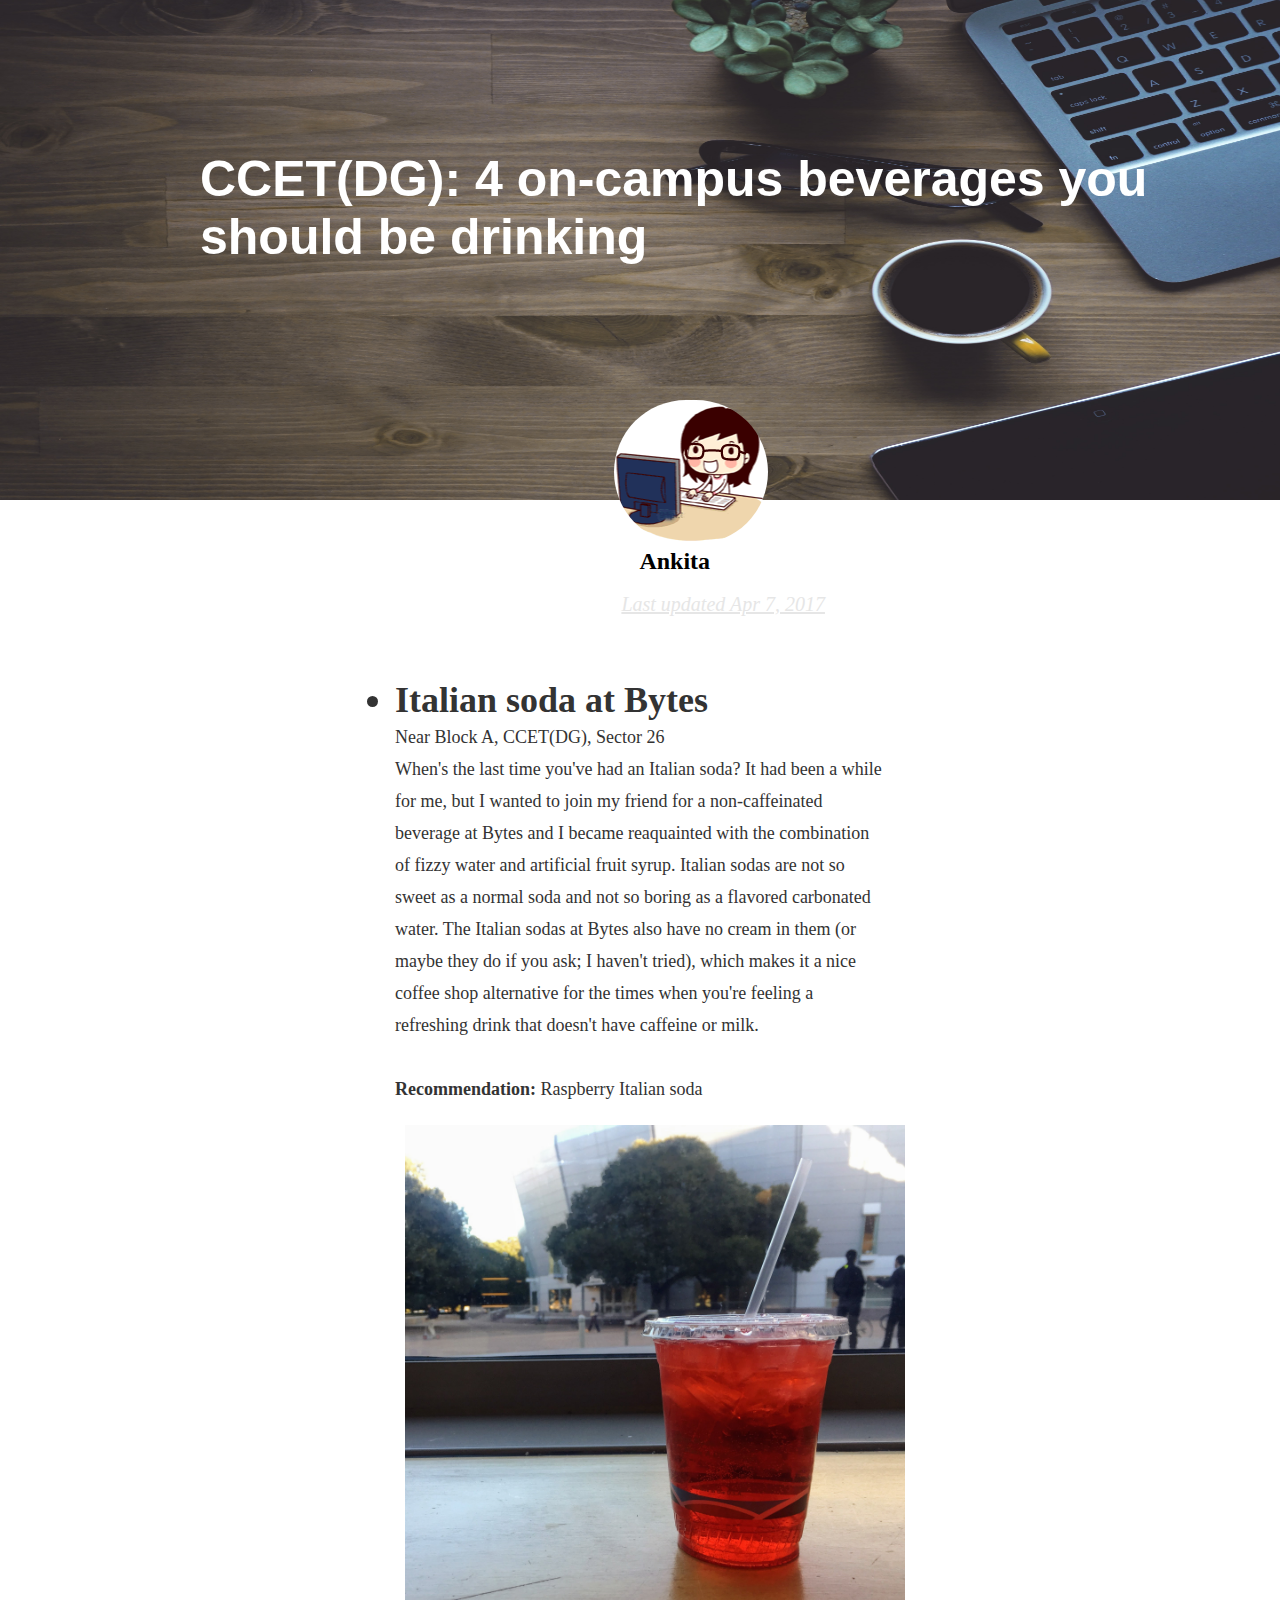
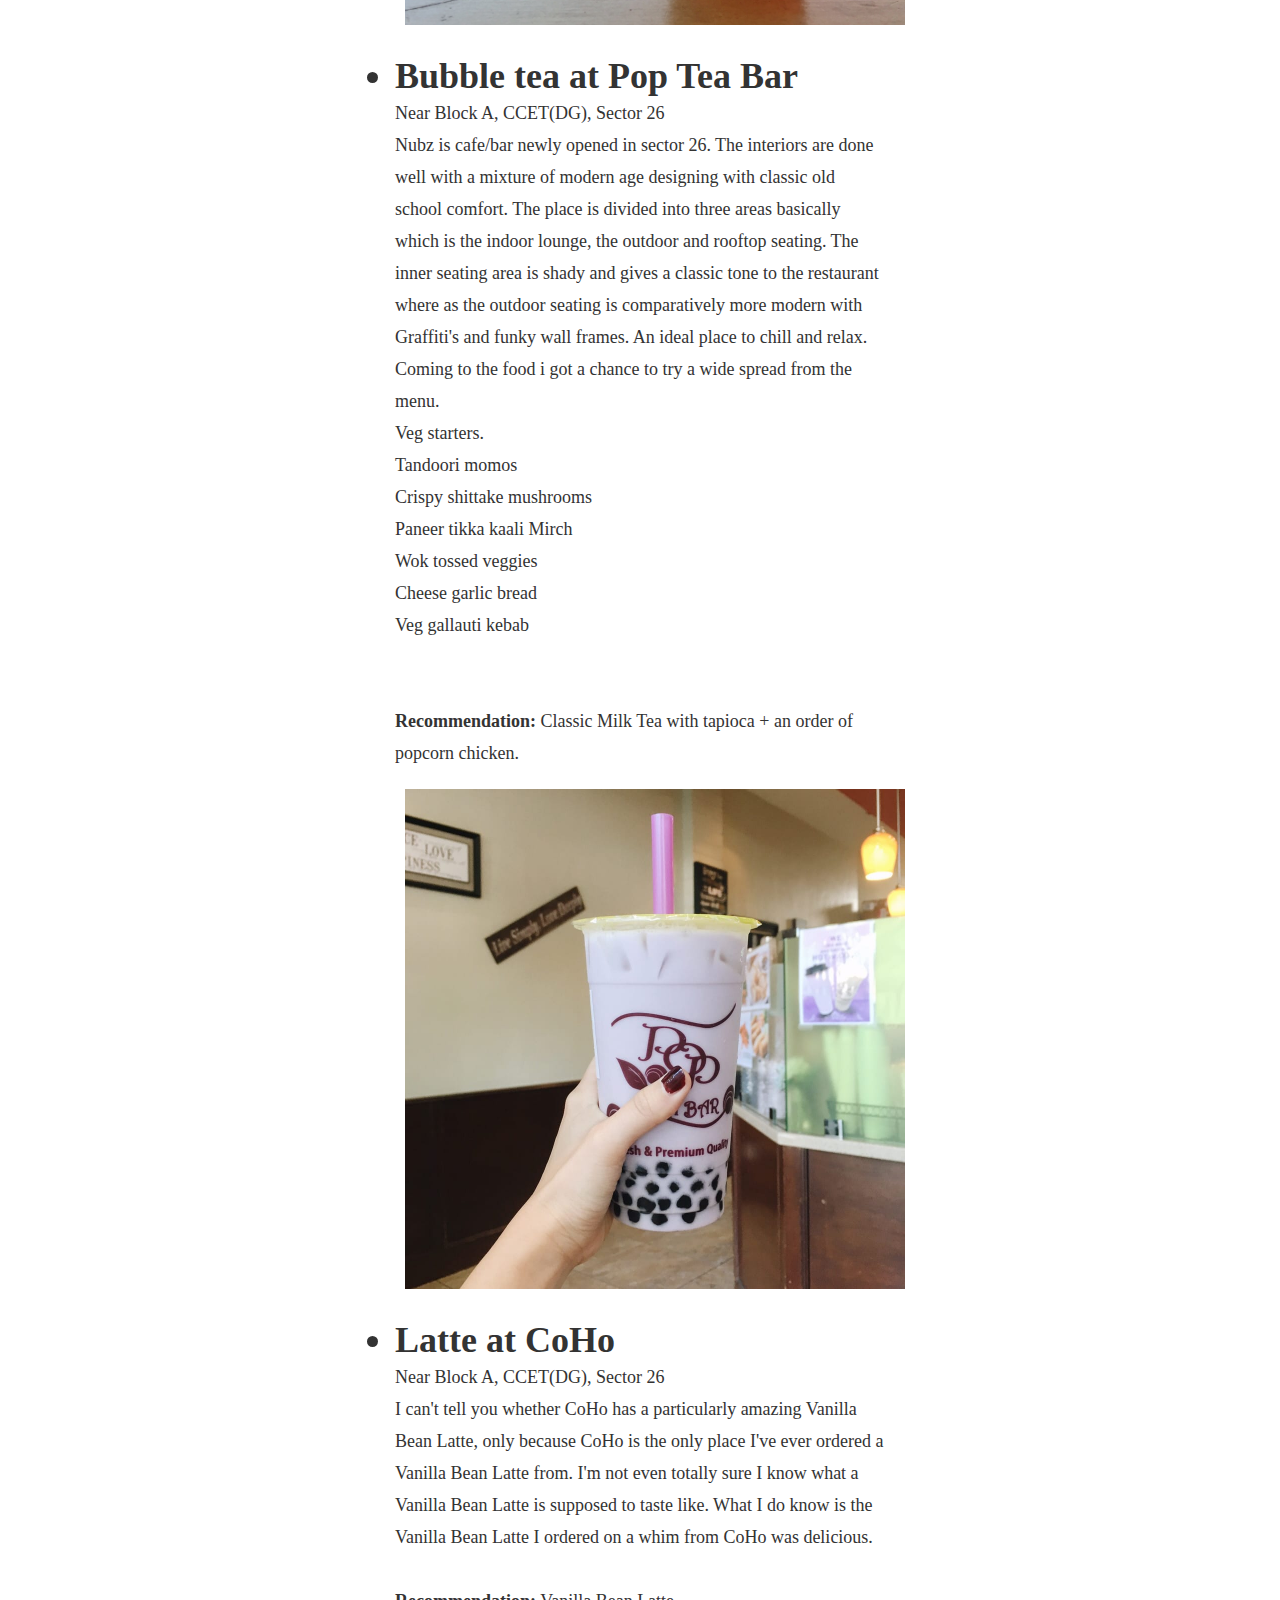
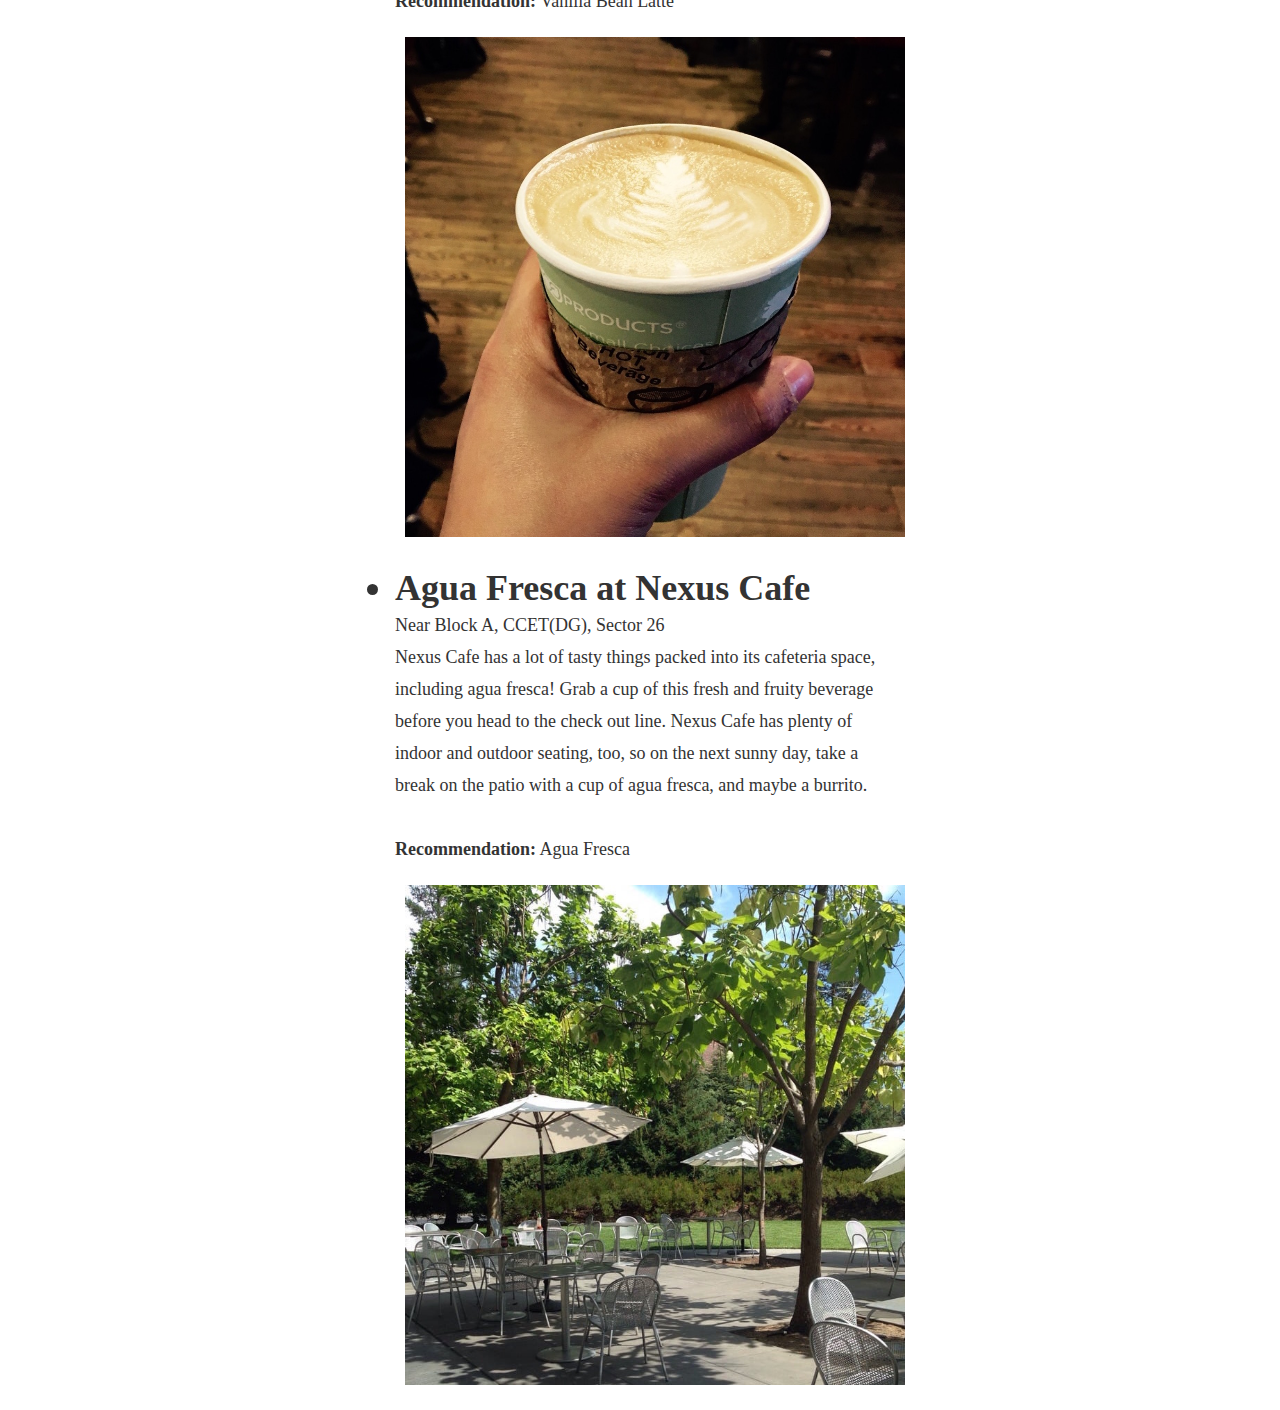
<file: index.html>
<!DOCTYPE html>
<html lang="en">

<head>
    <meta charset="UTF-8">
    <meta http-equiv="X-UA-Compatible" content="IE=edge">
    <meta name="viewport" content="width=device-width, initial-scale=1.0">
    <title>Document</title>
    <link rel="stylesheet" href="main.css">
</head>

<body>
    <nav>
        <div class="image">
            <img src="img/header.jpg" alt="">
        </div>

        <div class="heading">
            <p>CCET(DG): 4 on-campus beverages you should be drinking</p>
        </div>
        <div class="logo">
            <img src="img/vrk.png" alt="">
            <h2>Ankita</h2><br>
                <p>Last updated Apr 7, 2017</p>
        </div>
    </nav>

    <section>

        <div class="gallery">

            <div class="box" id="box-1">
                <ul>
                    <li> Italian soda at Bytes</li>
                    <p>Near Block A, CCET(DG), Sector 26</p>
                </ul>
                <p>When's the last time you've had an Italian soda? It had been a while for me, but I wanted to join my
                    friend for a non-caffeinated beverage at Bytes and I became reaquainted with the combination of
                    fizzy water and artificial fruit syrup. Italian sodas are not so sweet as a normal soda and not so
                    boring as a flavored carbonated water. The Italian sodas at Bytes also have no cream in them (or
                    maybe they do if you ask; I haven't tried), which makes it a nice coffee shop alternative for the
                    times when you're feeling a refreshing drink that doesn't have caffeine or milk.

                    <br><br>
                    <b>Recommendation:</b> Raspberry Italian soda
                </p>

                <img src="img/italian-soda.jpg" alt="">

            </div>

            <div class="box" id="box-2">
                <ul>
                    <li>Bubble tea at Pop Tea Bar</li>
                    <p>Near Block A, CCET(DG), Sector 26</p>
                </ul>
                <p>Nubz is cafe/bar newly opened in sector 26. The interiors are done well with a mixture of modern age
                    designing with classic old school comfort.
                    The place is divided into three areas basically which is the indoor lounge, the outdoor and rooftop
                    seating.
                    The inner seating area is shady and gives a classic tone to the restaurant where as the outdoor
                    seating is comparatively more modern with Graffiti's and funky wall frames.
                    An ideal place to chill and relax.
                    <br>
                    Coming to the food i got a chance to try a wide spread from the menu.<br>
                    Veg starters.<br>
                    Tandoori momos<br>
                    Crispy shittake mushrooms<br>
                    Paneer tikka kaali Mirch<br>
                    Wok tossed veggies<br>
                    Cheese garlic bread<br>
                    Veg gallauti kebab<br>
                    <br><br>
                    <b>Recommendation:</b> Classic Milk Tea with tapioca + an order of popcorn chicken.
                </p>

                <img src="img/boba.jpg" alt="">



            </div>
            <div class="box" id="box-3">
                <ul>
                    <li>Latte at CoHo</li>
                    <p>Near Block A, CCET(DG), Sector 26</p>
                </ul>
                <p>I can't tell you whether CoHo has a particularly amazing Vanilla Bean Latte, only because CoHo is the
                    only place I've ever ordered a Vanilla Bean Latte from. I'm not even totally sure I know what a
                    Vanilla Bean Latte is supposed to taste like. What I do know is the Vanilla Bean Latte I ordered on
                    a whim from CoHo was delicious.

                    <br><br>
                    <b>Recommendation:</b> Vanilla Bean Latte
                </p>
                <img src="img/coho-coffee.jpg" alt="">

            </div>
            <div class="box" id="box-4">
                <ul>
                    <li>Agua Fresca at Nexus Cafe</li>
                    <p>Near Block A, CCET(DG), Sector 26</p>
                </ul>
                <p>Nexus Cafe has a lot of tasty things packed into its cafeteria space, including agua fresca! Grab a
                    cup of this fresh and fruity beverage before you head to the check out line. Nexus Cafe has plenty
                    of indoor and outdoor seating, too, so on the next sunny day, take a break on the patio with a cup
                    of agua fresca, and maybe a burrito.

                    <br><br>
                    <b>Recommendation:</b> Agua Fresca
                </p>


                <img src="img/nexus-cafe.jpg" alt="">

            </div>
        </div>
    </section>
    </section>
</body>

</html>
</file>
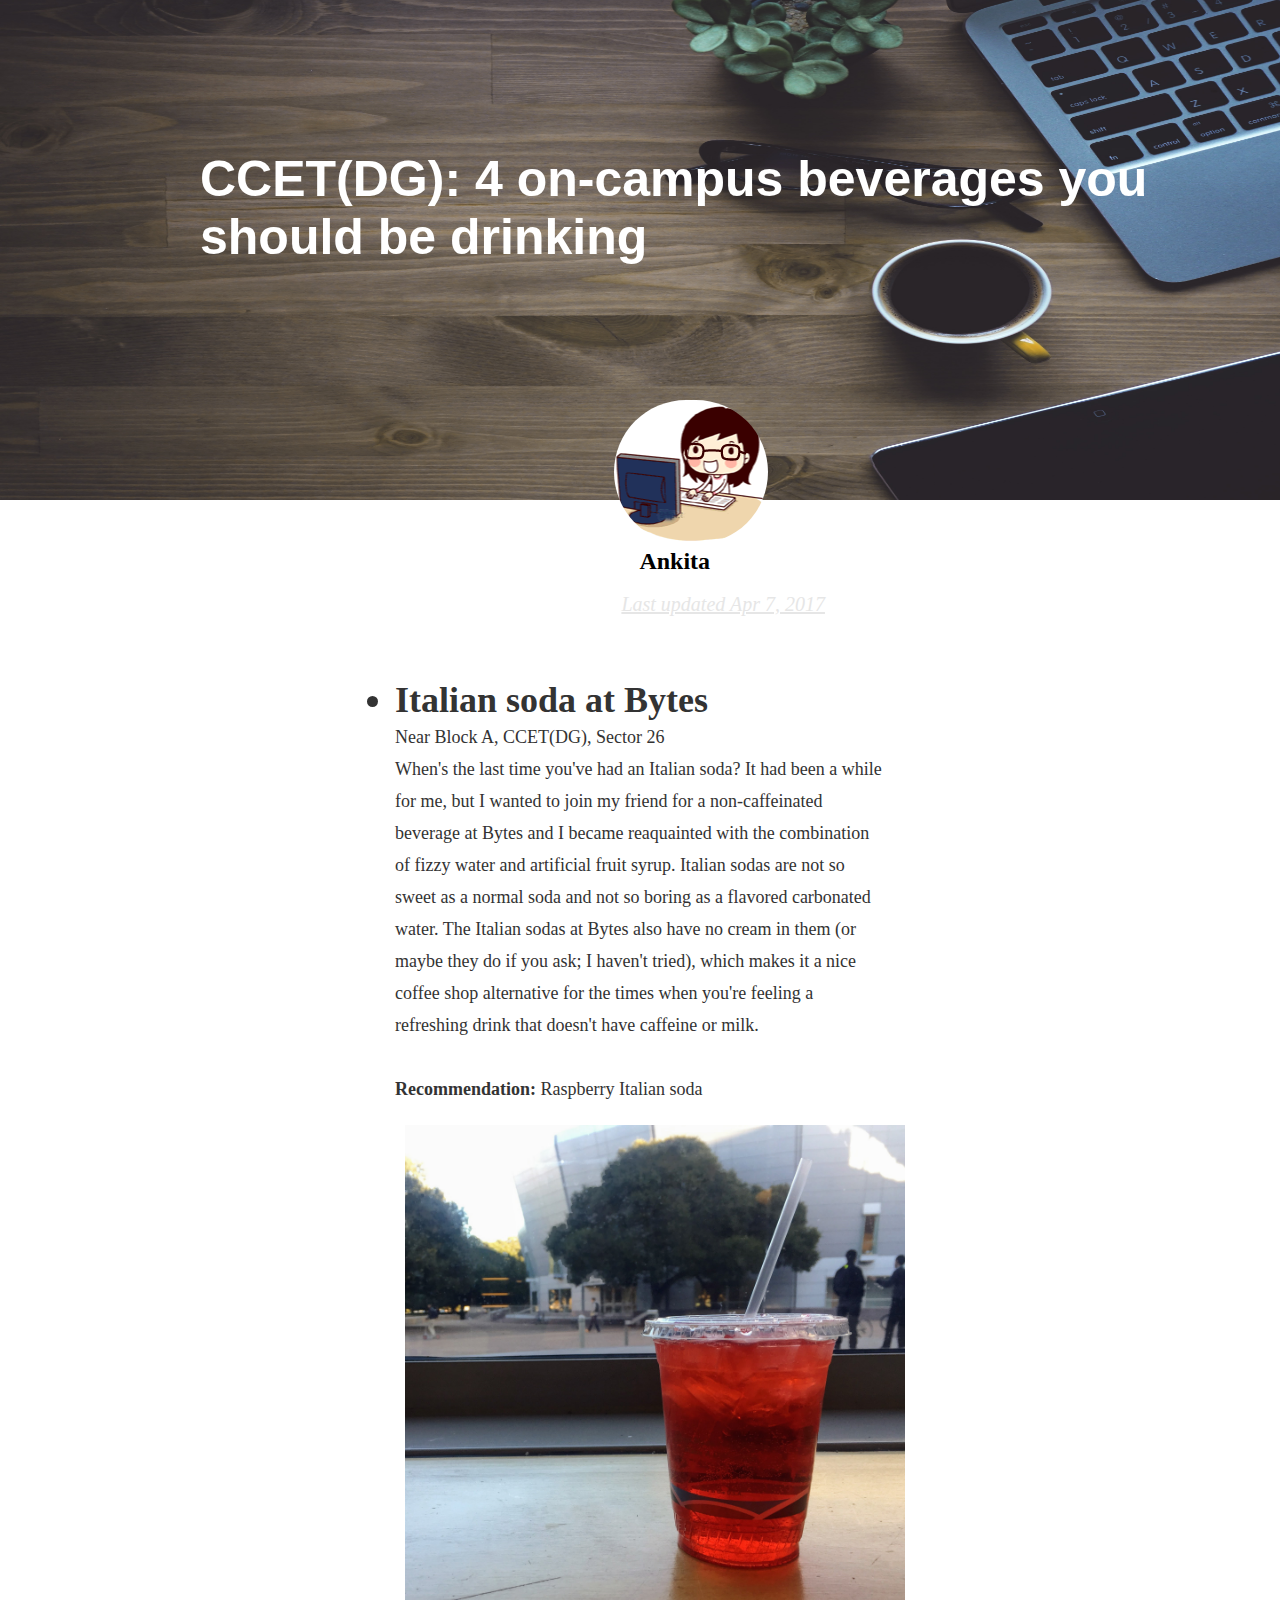
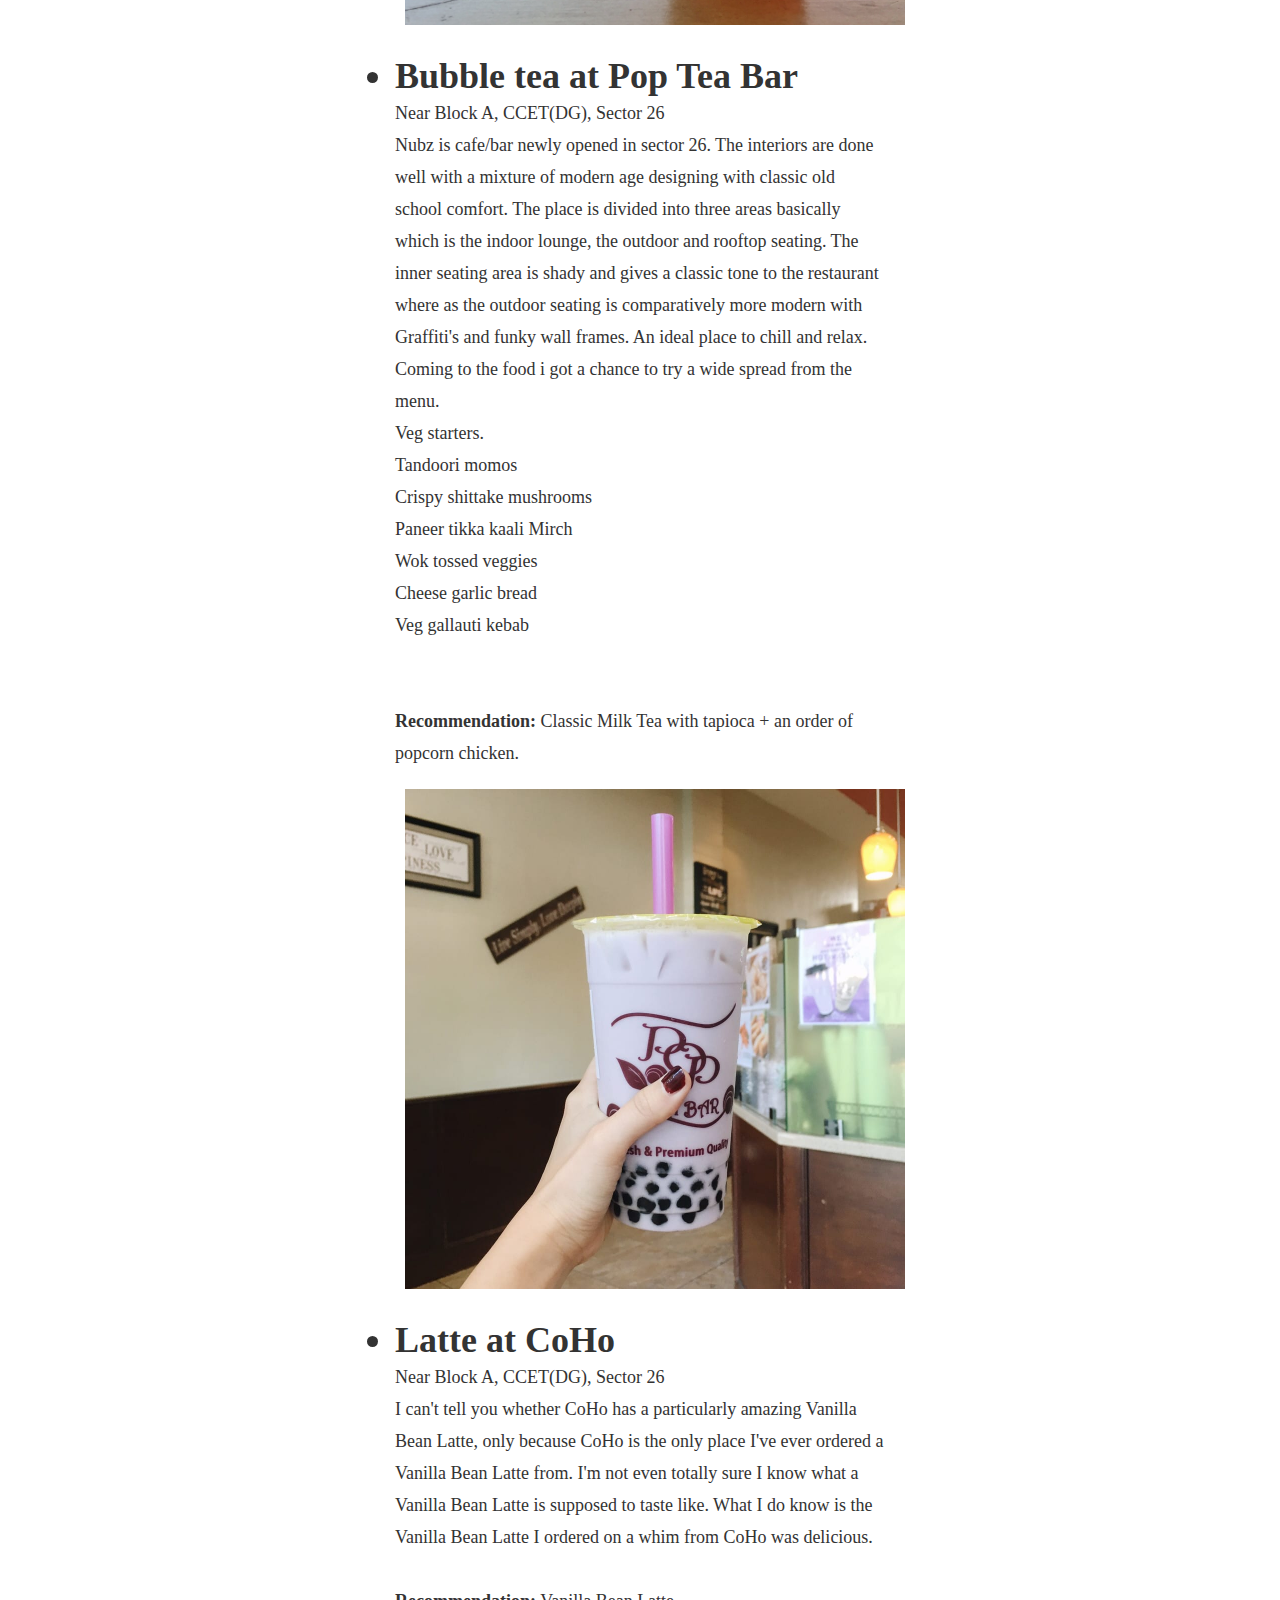
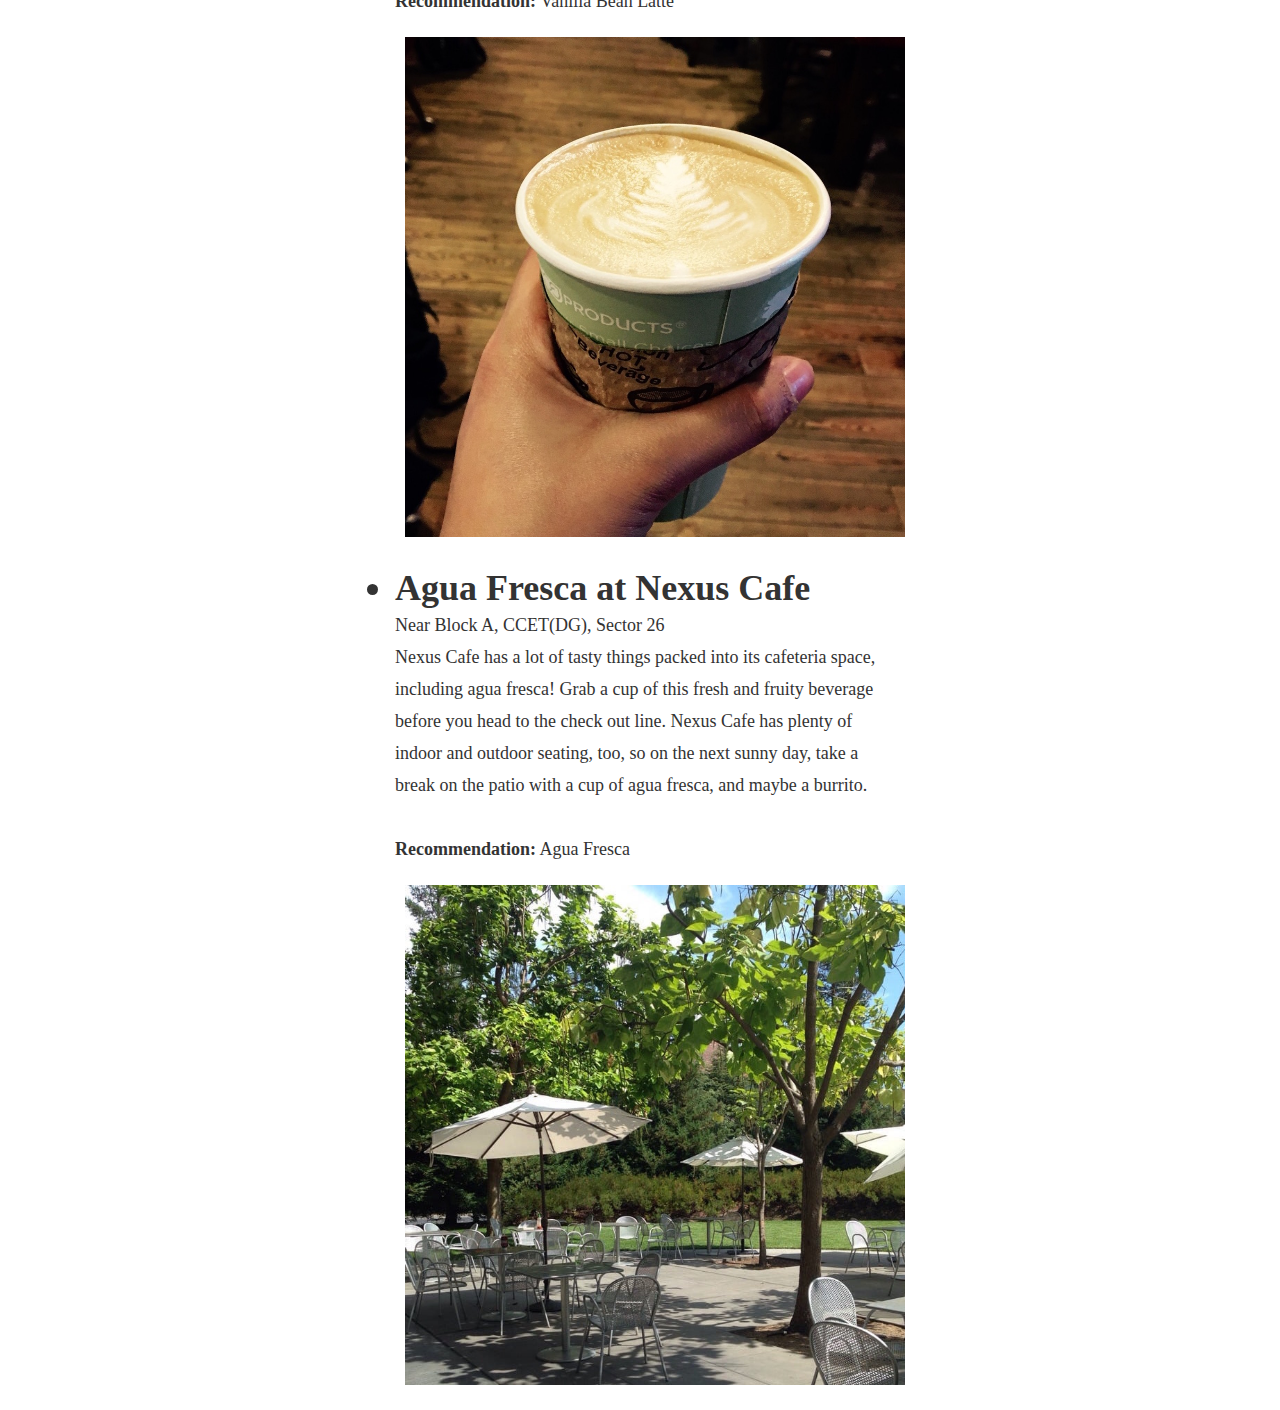
<file: main.html>
<!DOCTYPE html>
<html lang="en">

<head>
    <meta charset="UTF-8">
    <meta http-equiv="X-UA-Compatible" content="IE=edge">
    <meta name="viewport" content="width=device-width, initial-scale=1.0">
    <title>Document</title>
    <link rel="stylesheet" href="main.css">
</head>

<body>
    <nav>
        <div class="image">
            <img src="img/header.jpg" alt="">
        </div>

        <div class="heading">
            <p>CCET(DG): 4 on-campus beverages you should be drinking</p>
        </div>
        <div class="logo">
            <img src="img/vrk.png" alt="">
            <h2>Ankita</h2><br>
                <p>Last updated Apr 7, 2017</p>
        </div>
    </nav>

    <section>

        <div class="gallery">

            <div class="box" id="box-1">
                <ul>
                    <li> Italian soda at Bytes</li>
                    <p>Near Block A, CCET(DG), Sector 26</p>
                </ul>
                <p>When's the last time you've had an Italian soda? It had been a while for me, but I wanted to join my
                    friend for a non-caffeinated beverage at Bytes and I became reaquainted with the combination of
                    fizzy water and artificial fruit syrup. Italian sodas are not so sweet as a normal soda and not so
                    boring as a flavored carbonated water. The Italian sodas at Bytes also have no cream in them (or
                    maybe they do if you ask; I haven't tried), which makes it a nice coffee shop alternative for the
                    times when you're feeling a refreshing drink that doesn't have caffeine or milk.

                    <br><br>
                    <b>Recommendation:</b> Raspberry Italian soda
                </p>

                <img src="img/italian-soda.jpg" alt="">

            </div>

            <div class="box" id="box-2">
                <ul>
                    <li>Bubble tea at Pop Tea Bar</li>
                    <p>Near Block A, CCET(DG), Sector 26</p>
                </ul>
                <p>Nubz is cafe/bar newly opened in sector 26. The interiors are done well with a mixture of modern age
                    designing with classic old school comfort.
                    The place is divided into three areas basically which is the indoor lounge, the outdoor and rooftop
                    seating.
                    The inner seating area is shady and gives a classic tone to the restaurant where as the outdoor
                    seating is comparatively more modern with Graffiti's and funky wall frames.
                    An ideal place to chill and relax.
                    <br>
                    Coming to the food i got a chance to try a wide spread from the menu.<br>
                    Veg starters.<br>
                    Tandoori momos<br>
                    Crispy shittake mushrooms<br>
                    Paneer tikka kaali Mirch<br>
                    Wok tossed veggies<br>
                    Cheese garlic bread<br>
                    Veg gallauti kebab<br>
                    <br><br>
                    <b>Recommendation:</b> Classic Milk Tea with tapioca + an order of popcorn chicken.
                </p>

                <img src="img/boba.jpg" alt="">



            </div>
            <div class="box" id="box-3">
                <ul>
                    <li>Latte at CoHo</li>
                    <p>Near Block A, CCET(DG), Sector 26</p>
                </ul>
                <p>I can't tell you whether CoHo has a particularly amazing Vanilla Bean Latte, only because CoHo is the
                    only place I've ever ordered a Vanilla Bean Latte from. I'm not even totally sure I know what a
                    Vanilla Bean Latte is supposed to taste like. What I do know is the Vanilla Bean Latte I ordered on
                    a whim from CoHo was delicious.

                    <br><br>
                    <b>Recommendation:</b> Vanilla Bean Latte
                </p>
                <img src="img/coho-coffee.jpg" alt="">

            </div>
            <div class="box" id="box-4">
                <ul>
                    <li>Agua Fresca at Nexus Cafe</li>
                    <p>Near Block A, CCET(DG), Sector 26</p>
                </ul>
                <p>Nexus Cafe has a lot of tasty things packed into its cafeteria space, including agua fresca! Grab a
                    cup of this fresh and fruity beverage before you head to the check out line. Nexus Cafe has plenty
                    of indoor and outdoor seating, too, so on the next sunny day, take a break on the patio with a cup
                    of agua fresca, and maybe a burrito.

                    <br><br>
                    <b>Recommendation:</b> Agua Fresca
                </p>


                <img src="img/nexus-cafe.jpg" alt="">

            </div>
        </div>
    </section>
    </section>
</body>

</html>
</file>
<file: main.css>
*{
    margin:0;
    padding:0;
}

.image img{
    width:100vw;
    height:500px;
}

.heading{
     position:absolute;
    top:150px;
    left:200px;
    display:flex;
    justify-content: center;
    align-items:center;
    font-size:50px;
    color:white;
    font-weight:bold;
    font-family:Verdana, Geneva, Tahoma, sans-serif;
}
.logo{
    position:absolute;
    top:400px;
    left:48vw;
}

.logo img{
    border-radius:88px;
}

.logo h2{
   padding-left:25px;
}
.logo p{
    font-size:20px;
    color: #e6e6e6;
    padding-left:7px;
    font-style: italic;
    text-decoration: underline;
}

.logo p:hover{
    text-decoration: underline;
    color:red;
}

section{
    margin-top:170px;
}

.gallery{
    display:block;
    width:500px;
    margin:auto;
  
}
 .gallery img{
    display:block;
    width:250px;
    margin:auto;
} 

ul{
    color:rgb(0,0,0,0.25);
}
ul li{
    font-family:'Roboto Slab';
    font-size:36px;
    font-weight: bold;
    color:rgb(51,51,51);
}


#box-1{
 
    margin:5px 5px;
    border-radius:10px;

}

#box-1 img{
    height:500px;
    width:500px;
    margin:20px 10px;

}

#box-1 p{
    font-family: 'Source Sans Pro', Times, serif;
    font-size: 18px;
    line-height:32px;
    color:rgb(51,51,51);
}

#box-2{
  
    margin:5px 5px;
    border-radius:10px;
   
}

#box-2 img{
    height:500px;
    width:500px;
    margin:20px 10px;

}

#box-2 p{
    font-family: 'Source Sans Pro', Times, serif;
    font-size: 18px;
    line-height:32px;
    color:rgb(51,51,51);

}

#box-3{
 
    margin:5px 5px; 
    border-radius:10px;

}

#box-3 img{
    height:500px;
    width:500px;
    margin:20px 10px;
}

#box-3 p{
    font-family: 'Source Sans Pro', Times, serif;
    font-size: 18px;
    line-height:32px;
    color:rgb(51,51,51);
}

#box-4{
 
    margin:5px 5px;
    border-radius:10px;

}

#box-4 img{
    height:500px;
    width:500px;
    margin:20px 10px;

    
}

#box-4 p{
    font-family: 'Source Sans Pro', Times, serif;
    font-size: 18px;
    line-height:32px;
    color:rgb(51,51,51);
}

@media only screen and (max-width:1510px)
{
     .gallery{
         display:flex;
         flex-direction: column;
     }

     
}
</file>
